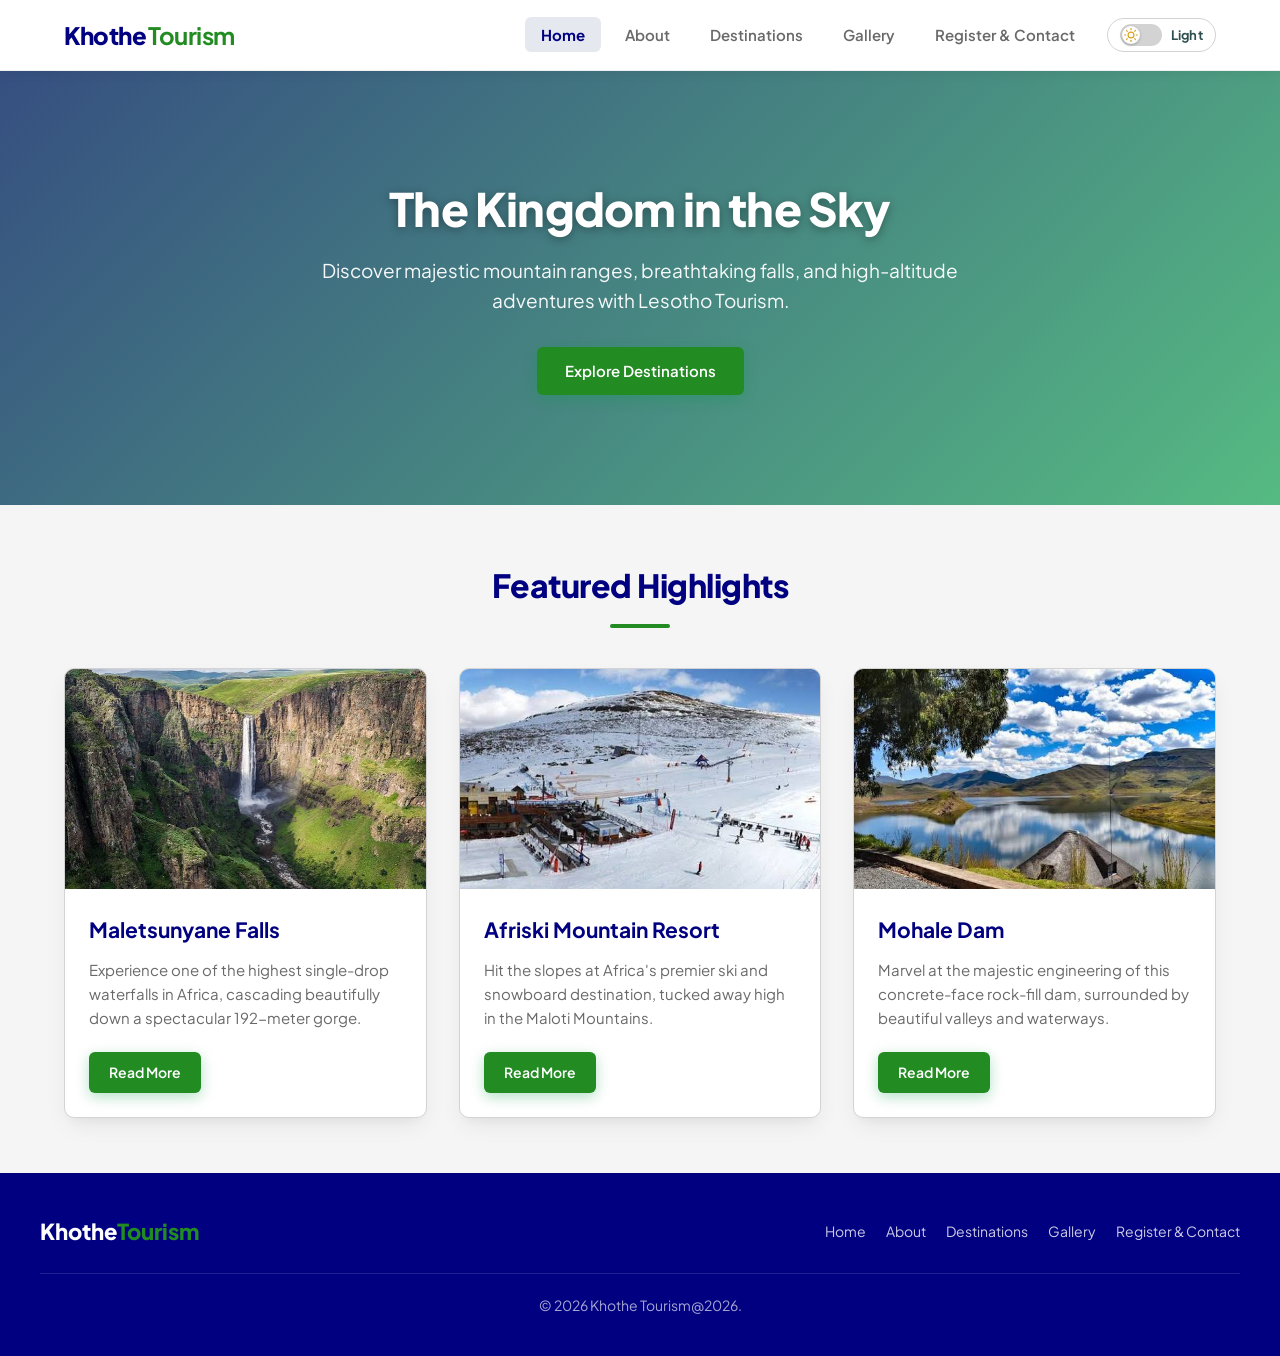
<file: index.html>
<!DOCTYPE html>
<html lang="en">
<head>
    <meta charset="UTF-8">
    <meta name="viewport" content="width=device-width, initial-scale=1.0">
    <title>Khothe Tourism | The Kingdom in the Sky</title>
    <link rel="stylesheet" href="styles.css">
    <script>
        (function() {
            const saved = localStorage.getItem('khothe_theme');
            const prefersDark = window.matchMedia && window.matchMedia('(prefers-color-scheme: dark)').matches;
            const theme = saved || (prefersDark ? 'dark' : 'light');
            document.documentElement.setAttribute('data-theme', theme);
        })();
    </script>
</head>
<body>
    <header>
        <div class="nav-container">
            <a href="index.html" class="logo">Khothe<span>Tourism</span></a>
            <nav>
                <ul>
                    <li><a href="index.html" class="active">Home</a></li>
                    <li><a href="about.html">About</a></li>
                    <li><a href="destinations.html">Destinations</a></li>
                    <li><a href="gallery.html">Gallery</a></li>
                    <li><a href="Register & Contact.html">Register & Contact</a></li>
                </ul>
            </nav>
            <button id="theme-toggle" class="theme-toggle" type="button" aria-label="Switch to dark mode" title="Switch theme">
                <span class="theme-toggle-track" aria-hidden="true">
                    <span class="theme-toggle-thumb">
                        <svg class="theme-icon sun-icon" viewBox="0 0 24 24" width="14" height="14" fill="none" stroke="currentColor" stroke-width="2" stroke-linecap="round" stroke-linejoin="round">
                            <circle cx="12" cy="12" r="5"></circle>
                            <line x1="12" y1="1" x2="12" y2="3"></line>
                            <line x1="12" y1="21" x2="12" y2="23"></line>
                            <line x1="4.22" y1="4.22" x2="5.64" y2="5.64"></line>
                            <line x1="18.36" y1="18.36" x2="19.78" y2="19.78"></line>
                            <line x1="1" y1="12" x2="3" y2="12"></line>
                            <line x1="21" y1="12" x2="23" y2="12"></line>
                            <line x1="4.22" y1="19.78" x2="5.64" y2="18.36"></line>
                            <line x1="18.36" y1="5.64" x2="19.78" y2="4.22"></line>
                        </svg>
                        <svg class="theme-icon moon-icon" viewBox="0 0 24 24" width="14" height="14" fill="currentColor">
                            <path d="M21 12.79A9 9 0 1 1 11.21 3 7 7 0 0 0 21 12.79z"></path>
                        </svg>
                    </span>
                </span>
                <span class="theme-toggle-label">Mode</span>
            </button>
        </div>
    </header>

    <section class="hero">
        <h1>The Kingdom in the Sky</h1>
        <p>Discover majestic mountain ranges, breathtaking falls, and high-altitude adventures with Lesotho Tourism.</p>
        <a href="destinations.html" class="btn">Explore Destinations</a>
    </section>

    <main class="container">
        <h2 class="section-title">Featured Highlights</h2>
        <div class="horizontal-grid">
            <div class="card">
             <img src="maletsunyanefalls1.jfif">
                <div class="card-content">
                    <h3>Maletsunyane Falls</h3>
                    <p>Experience one of the highest single-drop waterfalls in Africa, cascading beautifully down a spectacular 192-meter gorge.</p>
                    <a href="destinations.html" class="btn">Read More</a>
                </div>
            </div>
            <div class="card">
                <img src="afriski.jfif">
                <div class="card-content">
                    <h3>Afriski Mountain Resort</h3>
                    <p>Hit the slopes at Africa's premier ski and snowboard destination, tucked away high in the Maloti Mountains.</p>
                    <a href="destinations.html" class="btn">Read More</a>
                </div>
            </div>
            <div class="card">
                <img src="mohaledam.jfif">
                <div class="card-content">
                    <h3>Mohale Dam</h3>
                    <p>Marvel at the majestic engineering of this concrete-face rock-fill dam, surrounded by beautiful valleys and waterways.</p>
                    <a href="destinations.html" class="btn">Read More</a>
                </div>
            </div>
        </div>
    </main>

    <footer>
        <div class="footer-content">
            <a href="index.html" class="footer-logo">Khothe<span>Tourism</span></a>
            <ul class="footer-links">
                <li><a href="index.html">Home</a></li>
                <li><a href="about.html">About</a></li>
                <li><a href="destinations.html">Destinations</a></li>
                <li><a href="gallery.html">Gallery</a></li>
                <li><a href="Register & Contact.html">Register & Contact</a></li>
            </ul>
        </div>
        <div class="footer-bottom">
            <p>&copy; 2026 Khothe Tourism@2026.</p>
        </div>
    </footer>
    <script src="script.js"></script>
</body>
</html>
</file>
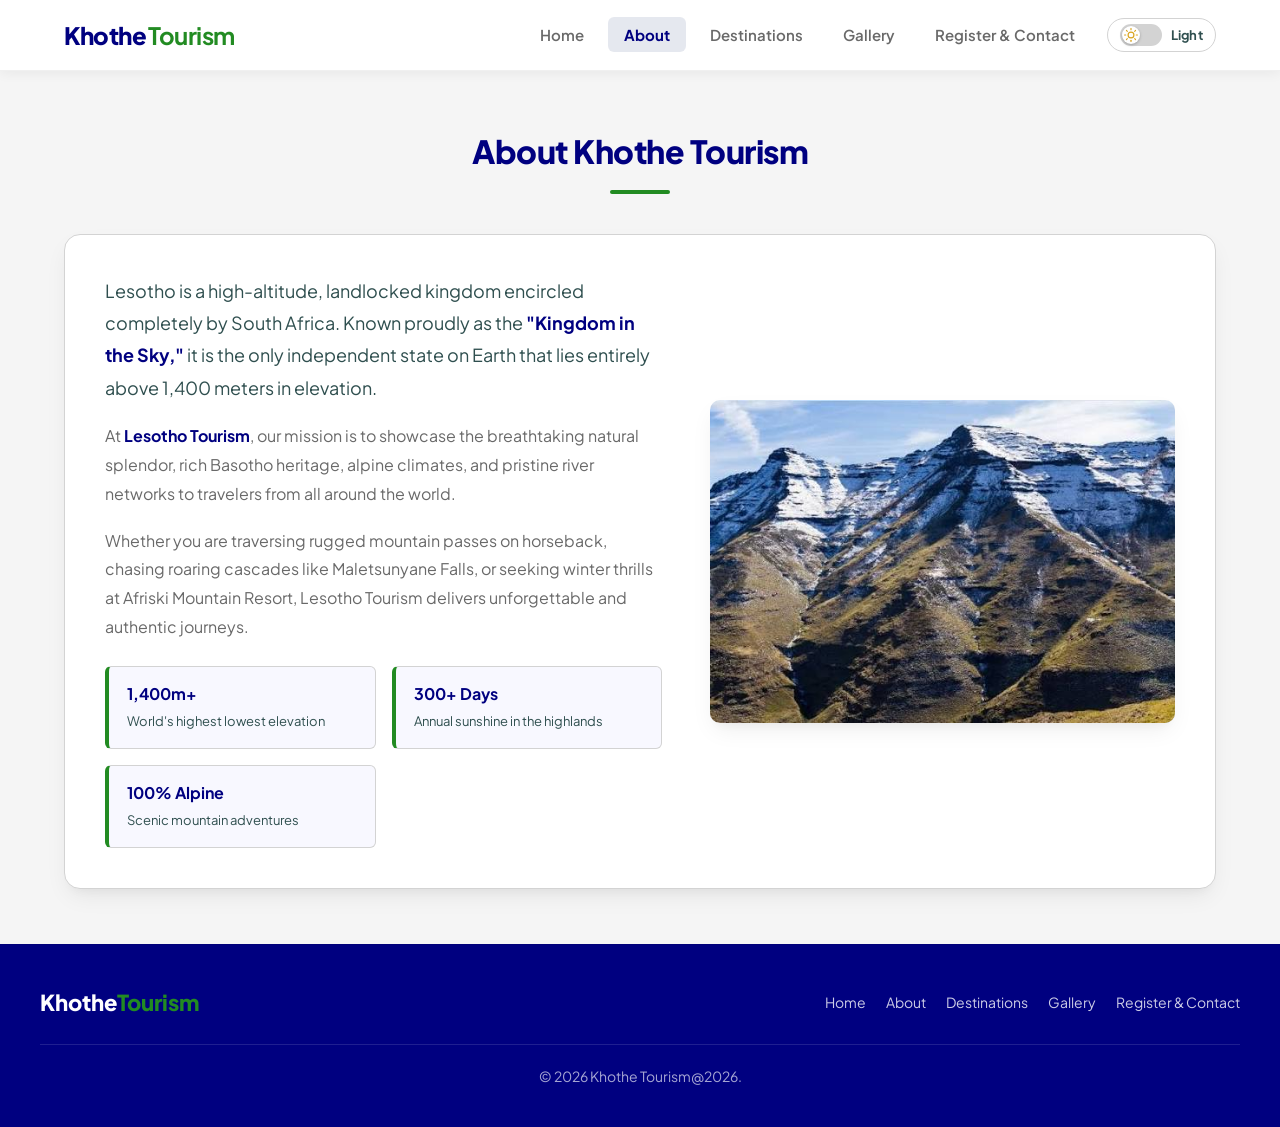
<file: about.html>
<!DOCTYPE html>
<html lang="en">
<head>
    <meta charset="UTF-8">
    <meta name="viewport" content="width=device-width, initial-scale=1.0">
    <title>About Us | Khothe Tourism</title>
    <link rel="stylesheet" href="styles.css">
    <script>
        (function() {
            const saved = localStorage.getItem('khothe_theme');
            const prefersDark = window.matchMedia && window.matchMedia('(prefers-color-scheme: dark)').matches;
            const theme = saved || (prefersDark ? 'dark' : 'light');
            document.documentElement.setAttribute('data-theme', theme);
        })();
    </script>
</head>
<body>
    <header>
        <div class="nav-container">
            <a href="index.html" class="logo">Khothe<span>Tourism</span></a>
            <nav>
                <ul>
                    <li><a href="index.html">Home</a></li>
                    <li><a href="about.html" class="active">About</a></li>
                    <li><a href="destinations.html">Destinations</a></li>
                    <li><a href="gallery.html">Gallery</a></li>
                    <li><a href="Register & Contact.html">Register & Contact</a></li>
                </ul>
            </nav>
            <button id="theme-toggle" class="theme-toggle" type="button" aria-label="Switch to dark mode" title="Switch theme">
                <span class="theme-toggle-track" aria-hidden="true">
                    <span class="theme-toggle-thumb">
                        <svg class="theme-icon sun-icon" viewBox="0 0 24 24" width="14" height="14" fill="none" stroke="currentColor" stroke-width="2" stroke-linecap="round" stroke-linejoin="round">
                            <circle cx="12" cy="12" r="5"></circle>
                            <line x1="12" y1="1" x2="12" y2="3"></line>
                            <line x1="12" y1="21" x2="12" y2="23"></line>
                            <line x1="4.22" y1="4.22" x2="5.64" y2="5.64"></line>
                            <line x1="18.36" y1="18.36" x2="19.78" y2="19.78"></line>
                            <line x1="1" y1="12" x2="3" y2="12"></line>
                            <line x1="21" y1="12" x2="23" y2="12"></line>
                            <line x1="4.22" y1="19.78" x2="5.64" y2="18.36"></line>
                            <line x1="18.36" y1="5.64" x2="19.78" y2="4.22"></line>
                        </svg>
                        <svg class="theme-icon moon-icon" viewBox="0 0 24 24" width="14" height="14" fill="currentColor">
                            <path d="M21 12.79A9 9 0 1 1 11.21 3 7 7 0 0 0 21 12.79z"></path>
                        </svg>
                    </span>
                </span>
                <span class="theme-toggle-label">Mode</span>
            </button>
        </div>
    </header>

    <main class="container">
        <h2 class="section-title">About Khothe Tourism</h2>
        <div class="about-layout">
            <div class="about-text">
                <p>
                    Lesotho is a high-altitude, landlocked kingdom encircled completely by South Africa. Known proudly as the <strong>"Kingdom in the Sky,"</strong> it is the only independent state on Earth that lies entirely above 1,400 meters in elevation.
                </p>
                <p>
                    At <strong>Lesotho Tourism</strong>, our mission is to showcase the breathtaking natural splendor, rich Basotho heritage, alpine climates, and pristine river networks to travelers from all around the world.
                </p>
                <p>
                    Whether you are traversing rugged mountain passes on horseback, chasing roaring cascades like Maletsunyane Falls, or seeking winter thrills at Afriski Mountain Resort, Lesotho Tourism delivers unforgettable and authentic journeys.
                </p>

                <div class="about-features">
                    <div class="feature-box">
                        <h4>1,400m+</h4>
                        <p>World's highest lowest elevation</p>
                    </div>
                    <div class="feature-box">
                        <h4>300+ Days</h4>
                        <p>Annual sunshine in the highlands</p>
                    </div>
                    <div class="feature-box">
                        <h4>100% Alpine</h4>
                        <p>Scenic mountain adventures</p>
                    </div>
                </div>
            </div>
            <div class="about-image">
               <img src="mountain1.jfif">
            </div>
        </div>
    </main>

    <footer>
        <div class="footer-content">
            <a href="index.html" class="footer-logo">Khothe<span>Tourism</span></a>
            <ul class="footer-links">
                <li><a href="index.html">Home</a></li>
                <li><a href="about.html">About</a></li>
                <li><a href="destinations.html">Destinations</a></li>
                <li><a href="gallery.html">Gallery</a></li>
                <li><a href="Register & Contact.html">Register & Contact</a></li>
            </ul>
        </div>
        <div class="footer-bottom">
            <p>&copy; 2026 Khothe Tourism@2026.</p>
        </div>
    </footer>
    <script src="script.js"></script>
</body>
</html>
</file>
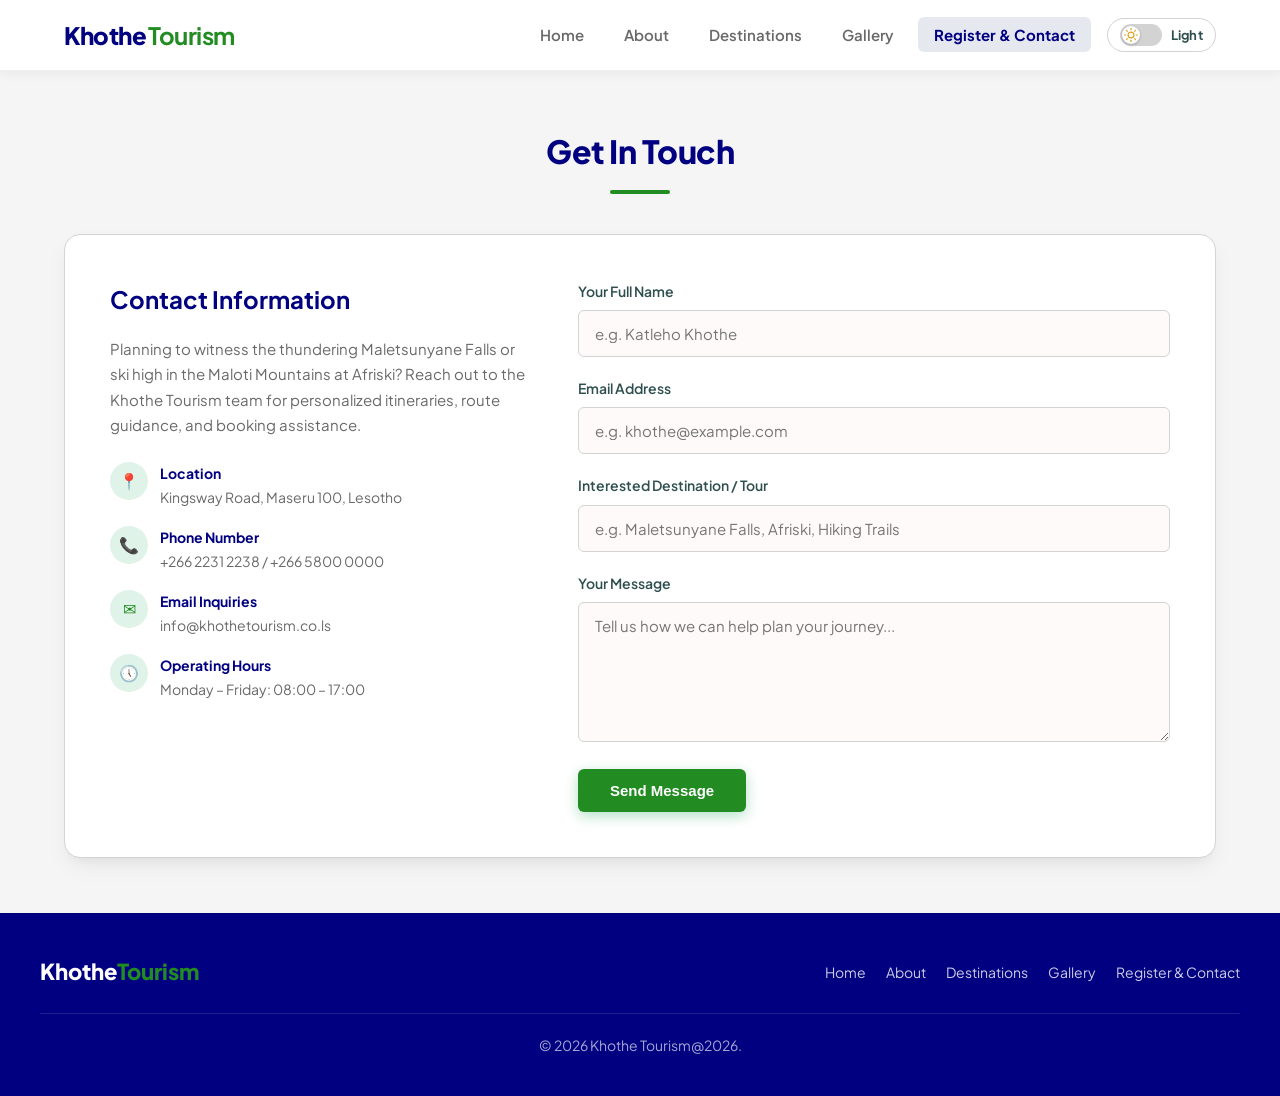
<file: contact.html>
<!DOCTYPE html>
<html lang="en">
<head>
    <meta charset="UTF-8">
    <meta name="viewport" content="width=device-width, initial-scale=1.0">
    <title>Contact Us | Khothe Tourism</title>
    <link rel="stylesheet" href="styles.css">
    <script>
        (function() {
            const saved = localStorage.getItem('khothe_theme');
            const prefersDark = window.matchMedia && window.matchMedia('(prefers-color-scheme: dark)').matches;
            const theme = saved || (prefersDark ? 'dark' : 'light');
            document.documentElement.setAttribute('data-theme', theme);
        })();
    </script>
</head>
<body>
    <header>
        <div class="nav-container">
            <a href="index.html" class="logo">Khothe<span>Tourism</span></a>
            <nav>
                <ul>
                    <li><a href="index.html">Home</a></li>
                    <li><a href="about.html">About</a></li>
                    <li><a href="destinations.html">Destinations</a></li>
                    <li><a href="gallery.html">Gallery</a></li>
                    <li><a href="Register & Contact.html" class="active">Register & Contact</a></li>
                </ul>
            </nav>
            <button id="theme-toggle" class="theme-toggle" type="button" aria-label="Switch to dark mode" title="Switch theme">
                <span class="theme-toggle-track" aria-hidden="true">
                    <span class="theme-toggle-thumb">
                        <svg class="theme-icon sun-icon" viewBox="0 0 24 24" width="14" height="14" fill="none" stroke="currentColor" stroke-width="2" stroke-linecap="round" stroke-linejoin="round">
                            <circle cx="12" cy="12" r="5"></circle>
                            <line x1="12" y1="1" x2="12" y2="3"></line>
                            <line x1="12" y1="21" x2="12" y2="23"></line>
                            <line x1="4.22" y1="4.22" x2="5.64" y2="5.64"></line>
                            <line x1="18.36" y1="18.36" x2="19.78" y2="19.78"></line>
                            <line x1="1" y1="12" x2="3" y2="12"></line>
                            <line x1="21" y1="12" x2="23" y2="12"></line>
                            <line x1="4.22" y1="19.78" x2="5.64" y2="18.36"></line>
                            <line x1="18.36" y1="5.64" x2="19.78" y2="4.22"></line>
                        </svg>
                        <svg class="theme-icon moon-icon" viewBox="0 0 24 24" width="14" height="14" fill="currentColor">
                            <path d="M21 12.79A9 9 0 1 1 11.21 3 7 7 0 0 0 21 12.79z"></path>
                        </svg>
                    </span>
                </span>
                <span class="theme-toggle-label">Mode</span>
            </button>
        </div>
    </header>

    <main class="container">
        <h2 class="section-title">Get In Touch</h2>
        <div class="contact-wrapper">
            <div class="contact-info">
                <h3>Contact Information</h3>
                <p class="contact-intro">
                    Planning to witness the thundering Maletsunyane Falls or ski high in the Maloti Mountains at Afriski? Reach out to the Khothe Tourism team for personalized itineraries, route guidance, and booking assistance.
                </p>

                <div class="contact-details-list">
                    <div class="contact-item">
                        <div class="contact-item-icon">&#128205;</div>
                        <div class="contact-item-text">
                            <strong>Location</strong>
                            <span>Kingsway Road, Maseru 100, Lesotho</span>
                        </div>
                    </div>
                    <div class="contact-item">
                        <div class="contact-item-icon">&#128222;</div>
                        <div class="contact-item-text">
                            <strong>Phone Number</strong>
                            <span>+266 2231 2238 / +266 5800 0000</span>
                        </div>
                    </div>
                    <div class="contact-item">
                        <div class="contact-item-icon">&#9993;</div>
                        <div class="contact-item-text">
                            <strong>Email Inquiries</strong>
                            <span>info@khothetourism.co.ls</span>
                        </div>
                    </div>
                    <div class="contact-item">
                        <div class="contact-item-icon">&#128340;</div>
                        <div class="contact-item-text">
                            <strong>Operating Hours</strong>
                            <span>Monday – Friday: 08:00 – 17:00</span>
                        </div>
                    </div>
                </div>
            </div>

            <div class="contact-form-container">
                <form id="contactForm" action="#" method="POST" onsubmit="event.preventDefault(); alert('Thank you for reaching out to Khothe Tourism! Our travel specialists will contact you shortly.'); this.reset();">
                    <div class="form-group">
                        <label for="name">Your Full Name</label>
                        <input type="text" id="name" name="name" placeholder="e.g. Katleho Khothe" required>
                    </div>
                    <div class="form-group">
                        <label for="email">Email Address</label>
                        <input type="email" id="email" name="email" placeholder="e.g. khothe@example.com" required>
                    </div>
                    <div class="form-group">
                        <label for="destination">Interested Destination / Tour</label>
                        <input type="text" id="destination" name="destination" placeholder="e.g. Maletsunyane Falls, Afriski, Hiking Trails">
                    </div>
                    <div class="form-group">
                        <label for="message">Your Message</label>
                        <textarea id="message" name="message" placeholder="Tell us how we can help plan your journey..." required></textarea>
                    </div>
                    <button type="submit" class="btn-submit">Send Message</button>
                </form>
            </div>
        </div>
    </main>

    <footer>
        <div class="footer-content">
            <a href="index.html" class="footer-logo">Khothe<span>Tourism</span></a>
            <ul class="footer-links">
                <li><a href="index.html">Home</a></li>
                <li><a href="about.html">About</a></li>
                <li><a href="destinations.html">Destinations</a></li>
                <li><a href="gallery.html">Gallery</a></li>
                <li><a href="Register & Contact.html">Register & Contact</a></li>
            </ul>
        </div>
        <div class="footer-bottom">
            <p>&copy; 2026 Khothe Tourism@2026.</p>
        </div>
    </footer>
    <script src="script.js"></script>
</body>
</html>
</file>
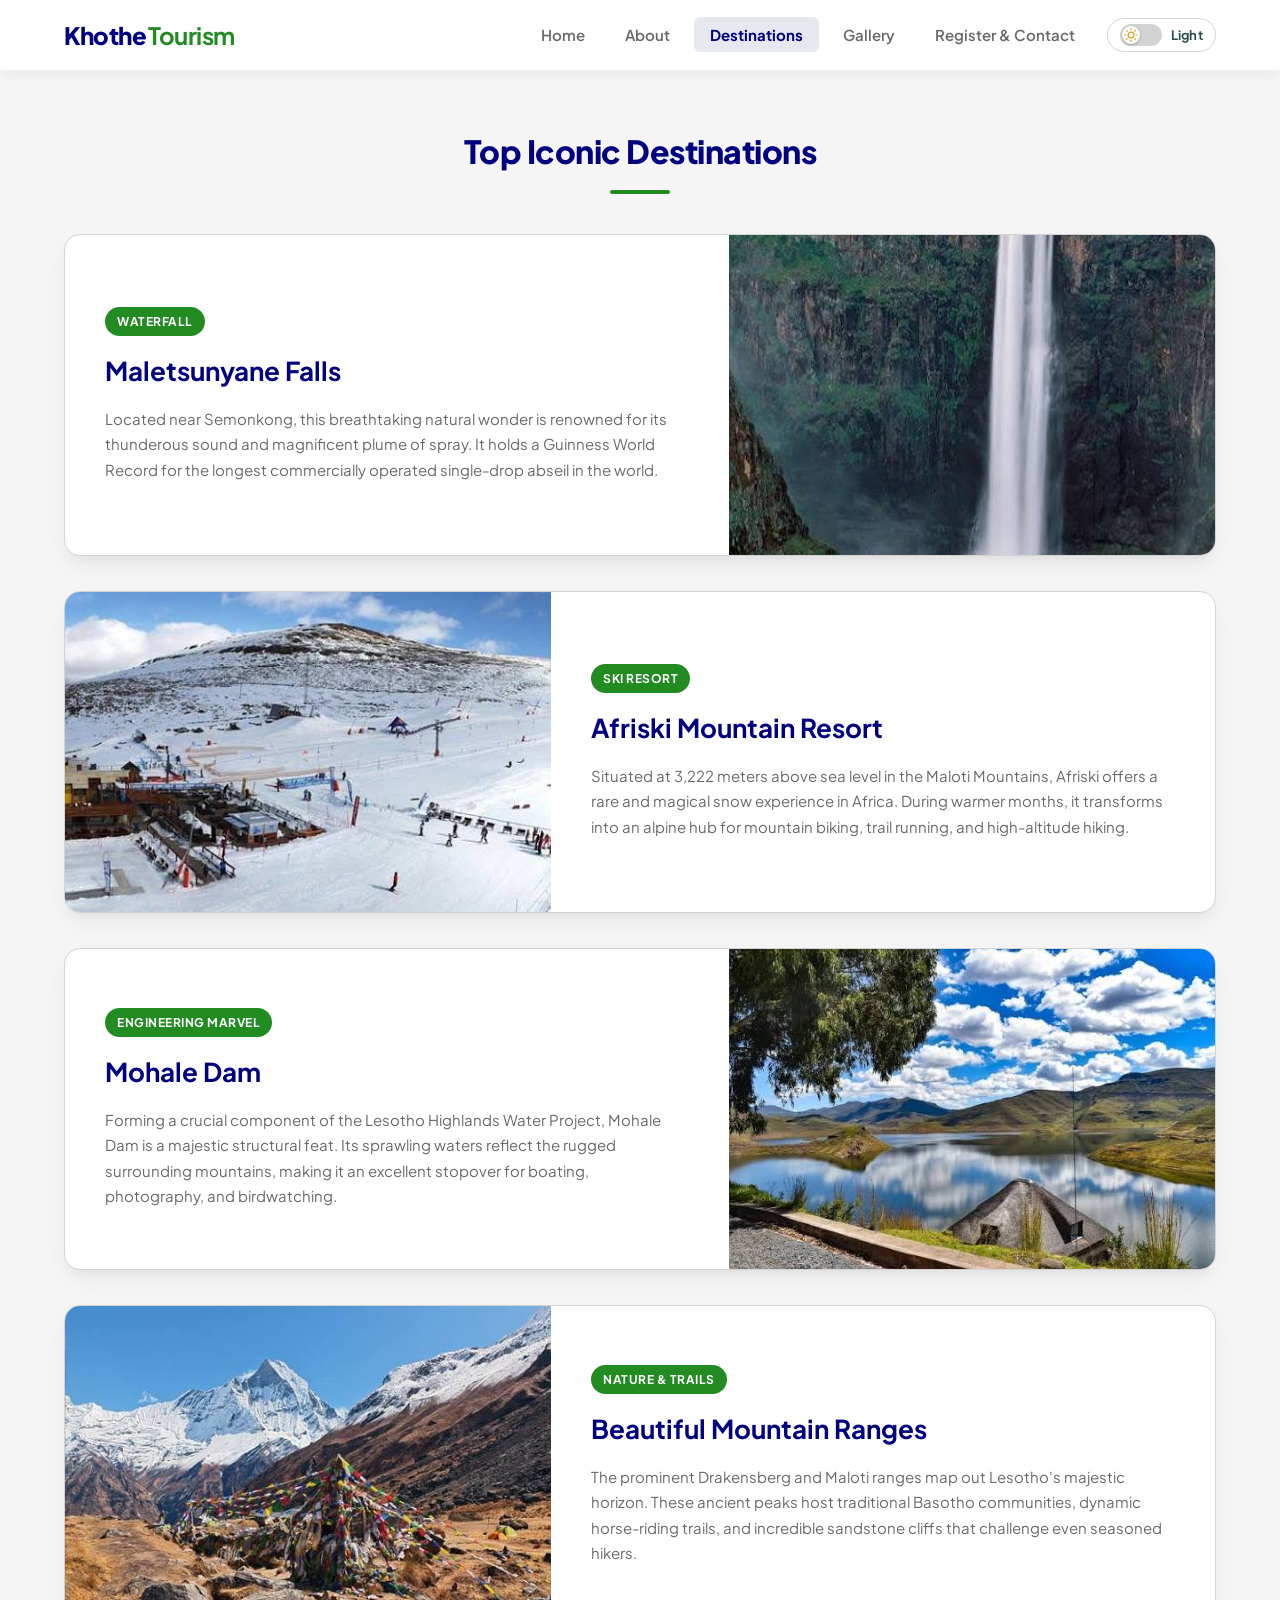
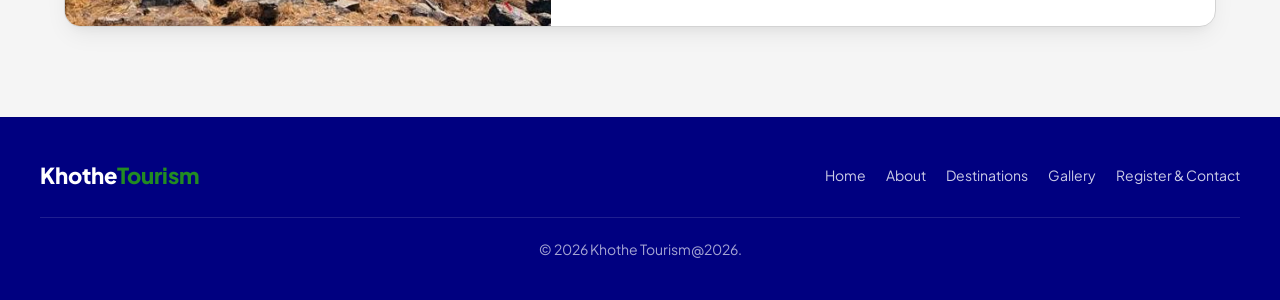
<file: destinations.html>
<!DOCTYPE html>
<html lang="en">
<head>
    <meta charset="UTF-8">
    <meta name="viewport" content="width=device-width, initial-scale=1.0">
    <title>Destinations | Khothe Tourism</title>
    <link rel="stylesheet" href="styles.css">
    <script>
        (function() {
            const saved = localStorage.getItem('khothe_theme');
            const prefersDark = window.matchMedia && window.matchMedia('(prefers-color-scheme: dark)').matches;
            const theme = saved || (prefersDark ? 'dark' : 'light');
            document.documentElement.setAttribute('data-theme', theme);
        })();
    </script>
</head>
<body>
    <header>
        <div class="nav-container">
            <a href="index.html" class="logo">Khothe<span>Tourism</span></a>
            <nav>
                <ul>
                    <li><a href="index.html">Home</a></li>
                    <li><a href="about.html">About</a></li>
                    <li><a href="destinations.html" class="active">Destinations</a></li>
                    <li><a href="gallery.html">Gallery</a></li>
                    <li><a href="Register & Contact.html">Register & Contact</a></li>
                </ul>
            </nav>
            <button id="theme-toggle" class="theme-toggle" type="button" aria-label="Switch to dark mode" title="Switch theme">
                <span class="theme-toggle-track" aria-hidden="true">
                    <span class="theme-toggle-thumb">
                        <svg class="theme-icon sun-icon" viewBox="0 0 24 24" width="14" height="14" fill="none" stroke="currentColor" stroke-width="2" stroke-linecap="round" stroke-linejoin="round">
                            <circle cx="12" cy="12" r="5"></circle>
                            <line x1="12" y1="1" x2="12" y2="3"></line>
                            <line x1="12" y1="21" x2="12" y2="23"></line>
                            <line x1="4.22" y1="4.22" x2="5.64" y2="5.64"></line>
                            <line x1="18.36" y1="18.36" x2="19.78" y2="19.78"></line>
                            <line x1="1" y1="12" x2="3" y2="12"></line>
                            <line x1="21" y1="12" x2="23" y2="12"></line>
                            <line x1="4.22" y1="19.78" x2="5.64" y2="18.36"></line>
                            <line x1="18.36" y1="5.64" x2="19.78" y2="4.22"></line>
                        </svg>
                        <svg class="theme-icon moon-icon" viewBox="0 0 24 24" width="14" height="14" fill="currentColor">
                            <path d="M21 12.79A9 9 0 1 1 11.21 3 7 7 0 0 0 21 12.79z"></path>
                        </svg>
                    </span>
                </span>
                <span class="theme-toggle-label">Mode</span>
            </button>
        </div>
    </header>

    <main class="container">
        <h2 class="section-title">Top Iconic Destinations</h2>

        <div class="destination-row">
            <div class="destination-img" style="background-image: url('maletsunyanefalls2.jfif');"></div>
            <div class="destination-info">
                <span class="tag">Waterfall</span>
                <h3>Maletsunyane Falls</h3>
                <p>Located near Semonkong, this breathtaking natural wonder is renowned for its thunderous sound and magnificent plume of spray. It holds a Guinness World Record for the longest commercially operated single-drop abseil in the world.</p>
            </div>
        </div>

        <div class="destination-row">
            <div class="destination-img" style="background-image: url('afriski.jfif');"></div>
            <div class="destination-info">
                <span class="tag">Ski Resort</span>
                <h3>Afriski Mountain Resort</h3>
                <p>Situated at 3,222 meters above sea level in the Maloti Mountains, Afriski offers a rare and magical snow experience in Africa. During warmer months, it transforms into an alpine hub for mountain biking, trail running, and high-altitude hiking.</p>
            </div>
        </div>

        <div class="destination-row">
            <div class="destination-img" style="background-image: url('mohaledam.jfif');"></div>
            <div class="destination-info">
                <span class="tag">Engineering Marvel</span>
                <h3>Mohale Dam</h3>
                <p>Forming a crucial component of the Lesotho Highlands Water Project, Mohale Dam is a majestic structural feat. Its sprawling waters reflect the rugged surrounding mountains, making it an excellent stopover for boating, photography, and birdwatching.</p>
            </div>
        </div>

        <div class="destination-row">
            <div class="destination-img" style="background-image: url('bmountain.jfif');"></div>
            <div class="destination-info">
                <span class="tag">Nature & Trails</span>
                <h3>Beautiful Mountain Ranges</h3>
                <p>The prominent Drakensberg and Maloti ranges map out Lesotho's majestic horizon. These ancient peaks host traditional Basotho communities, dynamic horse-riding trails, and incredible sandstone cliffs that challenge even seasoned hikers.</p>
            </div>
        </div>
    </main>

    <footer>
        <div class="footer-content">
            <a href="index.html" class="footer-logo">Khothe<span>Tourism</span></a>
            <ul class="footer-links">
                <li><a href="index.html">Home</a></li>
                <li><a href="about.html">About</a></li>
                <li><a href="destinations.html">Destinations</a></li>
                <li><a href="gallery.html">Gallery</a></li>
                <li><a href="Register & Contact.html">Register & Contact</a></li>
            </ul>
        </div>
        <div class="footer-bottom">
            <p>&copy; 2026 Khothe Tourism@2026.</p>
        </div>
    </footer>
    <script src="script.js"></script>
</body>
</html>
</file>
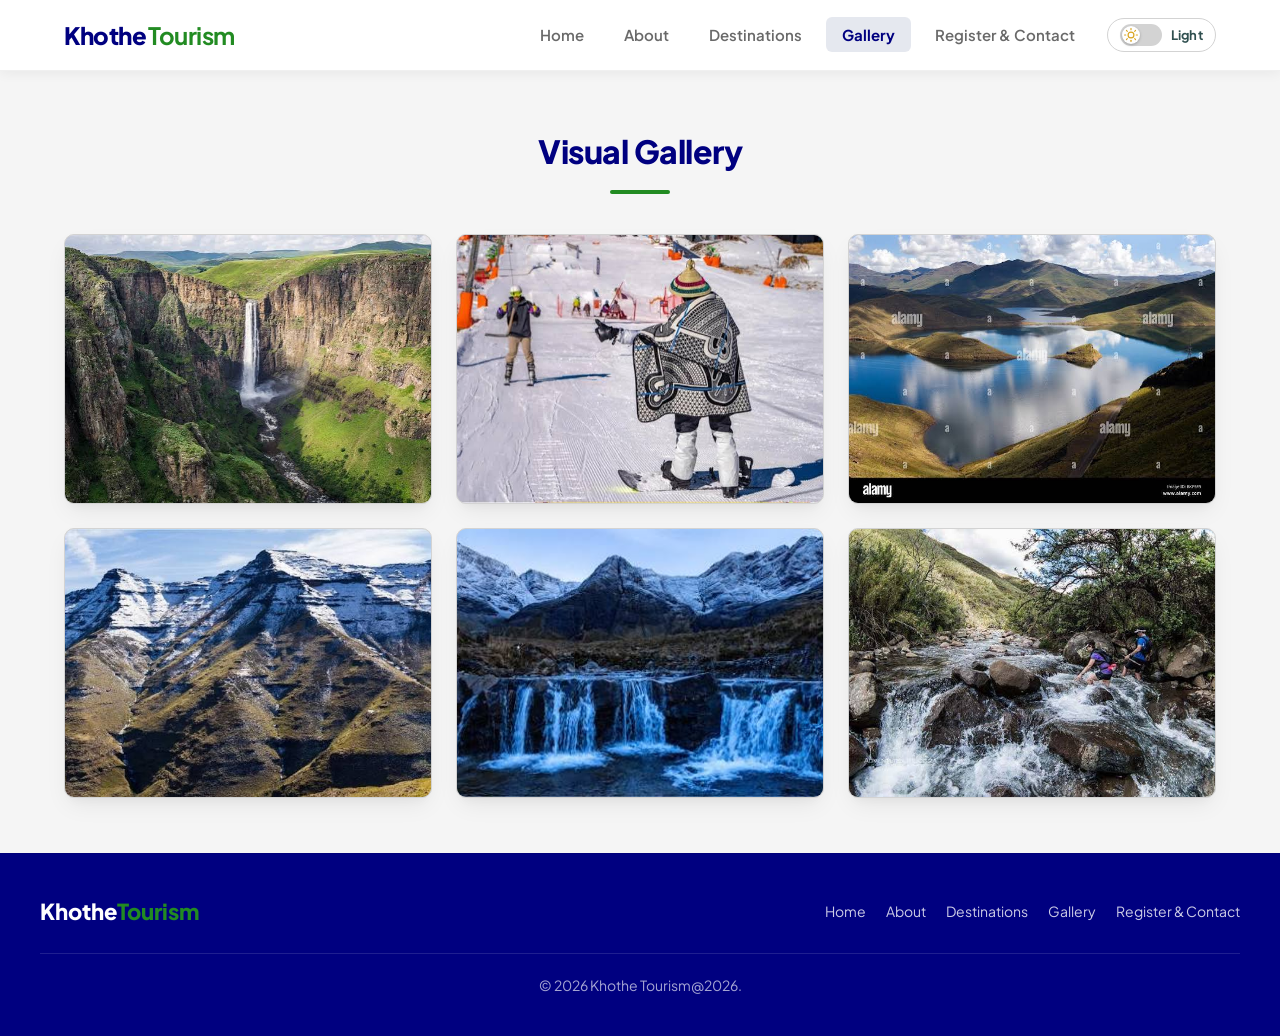
<file: gallery.html>
<!DOCTYPE html>
<html lang="en">
<head>
    <meta charset="UTF-8">
    <meta name="viewport" content="width=device-width, initial-scale=1.0">
    <title>Gallery | Khothe Tourism</title>
    <link rel="stylesheet" href="styles.css">
    <script>
        (function() {
            const saved = localStorage.getItem('khothe_theme');
            const prefersDark = window.matchMedia && window.matchMedia('(prefers-color-scheme: dark)').matches;
            const theme = saved || (prefersDark ? 'dark' : 'light');
            document.documentElement.setAttribute('data-theme', theme);
        })();
    </script>
</head>
<body>
    <header>
        <div class="nav-container">
            <a href="index.html" class="logo">Khothe<span>Tourism</span></a>
            <nav>
                <ul>
                    <li><a href="index.html">Home</a></li>
                    <li><a href="about.html">About</a></li>
                    <li><a href="destinations.html">Destinations</a></li>
                    <li><a href="gallery.html" class="active">Gallery</a></li>
                    <li><a href="Register & Contact.html">Register & Contact</a></li>
                </ul>
            </nav>
            <button id="theme-toggle" class="theme-toggle" type="button" aria-label="Switch to dark mode" title="Switch theme">
                <span class="theme-toggle-track" aria-hidden="true">
                    <span class="theme-toggle-thumb">
                        <svg class="theme-icon sun-icon" viewBox="0 0 24 24" width="14" height="14" fill="none" stroke="currentColor" stroke-width="2" stroke-linecap="round" stroke-linejoin="round">
                            <circle cx="12" cy="12" r="5"></circle>
                            <line x1="12" y1="1" x2="12" y2="3"></line>
                            <line x1="12" y1="21" x2="12" y2="23"></line>
                            <line x1="4.22" y1="4.22" x2="5.64" y2="5.64"></line>
                            <line x1="18.36" y1="18.36" x2="19.78" y2="19.78"></line>
                            <line x1="1" y1="12" x2="3" y2="12"></line>
                            <line x1="21" y1="12" x2="23" y2="12"></line>
                            <line x1="4.22" y1="19.78" x2="5.64" y2="18.36"></line>
                            <line x1="18.36" y1="5.64" x2="19.78" y2="4.22"></line>
                        </svg>
                        <svg class="theme-icon moon-icon" viewBox="0 0 24 24" width="14" height="14" fill="currentColor">
                            <path d="M21 12.79A9 9 0 1 1 11.21 3 7 7 0 0 0 21 12.79z"></path>
                        </svg>
                    </span>
                </span>
                <span class="theme-toggle-label">Mode</span>
            </button>
        </div>
    </header>

    <main class="container">
        <h2 class="section-title">Visual Gallery</h2>
        <div class="gallery-grid">
            <div class="gallery-item">
                <img src="maletsunyanefalls1.jfif">
                <div class="gallery-overlay">Maletsunyane Falls Gorge</div>
            </div>
            <div class="gallery-item">
                <img src="afriskislopes.jfif">
                <div class="gallery-overlay">Winter Slopes at Afriski</div>
            </div>
            <div class="gallery-item">
                <img src="mhighlands.jfif">
                <div class="gallery-overlay">Mohale Highlands & Dam</div>
            </div>
            <div class="gallery-item">
                <img src="mountain1.jfif">
                <div class="gallery-overlay">Beautiful Maloti Mountain Ranges</div>
            </div>
            <div class="gallery-item">
                <img src="scenichighland.jfif">
                <div class="gallery-overlay">Scenic Highland Valleys</div>
            </div>
            <div class="gallery-item">
                <img src="crystalstream.jfif">
                <div class="gallery-overlay">Crystal Streams of Lesotho</div>
            </div>
        </div>
    </main>

    <footer>
        <div class="footer-content">
            <a href="index.html" class="footer-logo">Khothe<span>Tourism</span></a>
            <ul class="footer-links">
                <li><a href="index.html">Home</a></li>
                <li><a href="about.html">About</a></li>
                <li><a href="destinations.html">Destinations</a></li>
                <li><a href="gallery.html">Gallery</a></li>
                <li><a href="Register & Contact.html">Register & Contact</a></li>
            </ul>
        </div>
        <div class="footer-bottom">
            <p>&copy; 2026 Khothe Tourism@2026.</p>
        </div>
    </footer>
    <script src="script.js"></script>
</body>
</html>
</file>
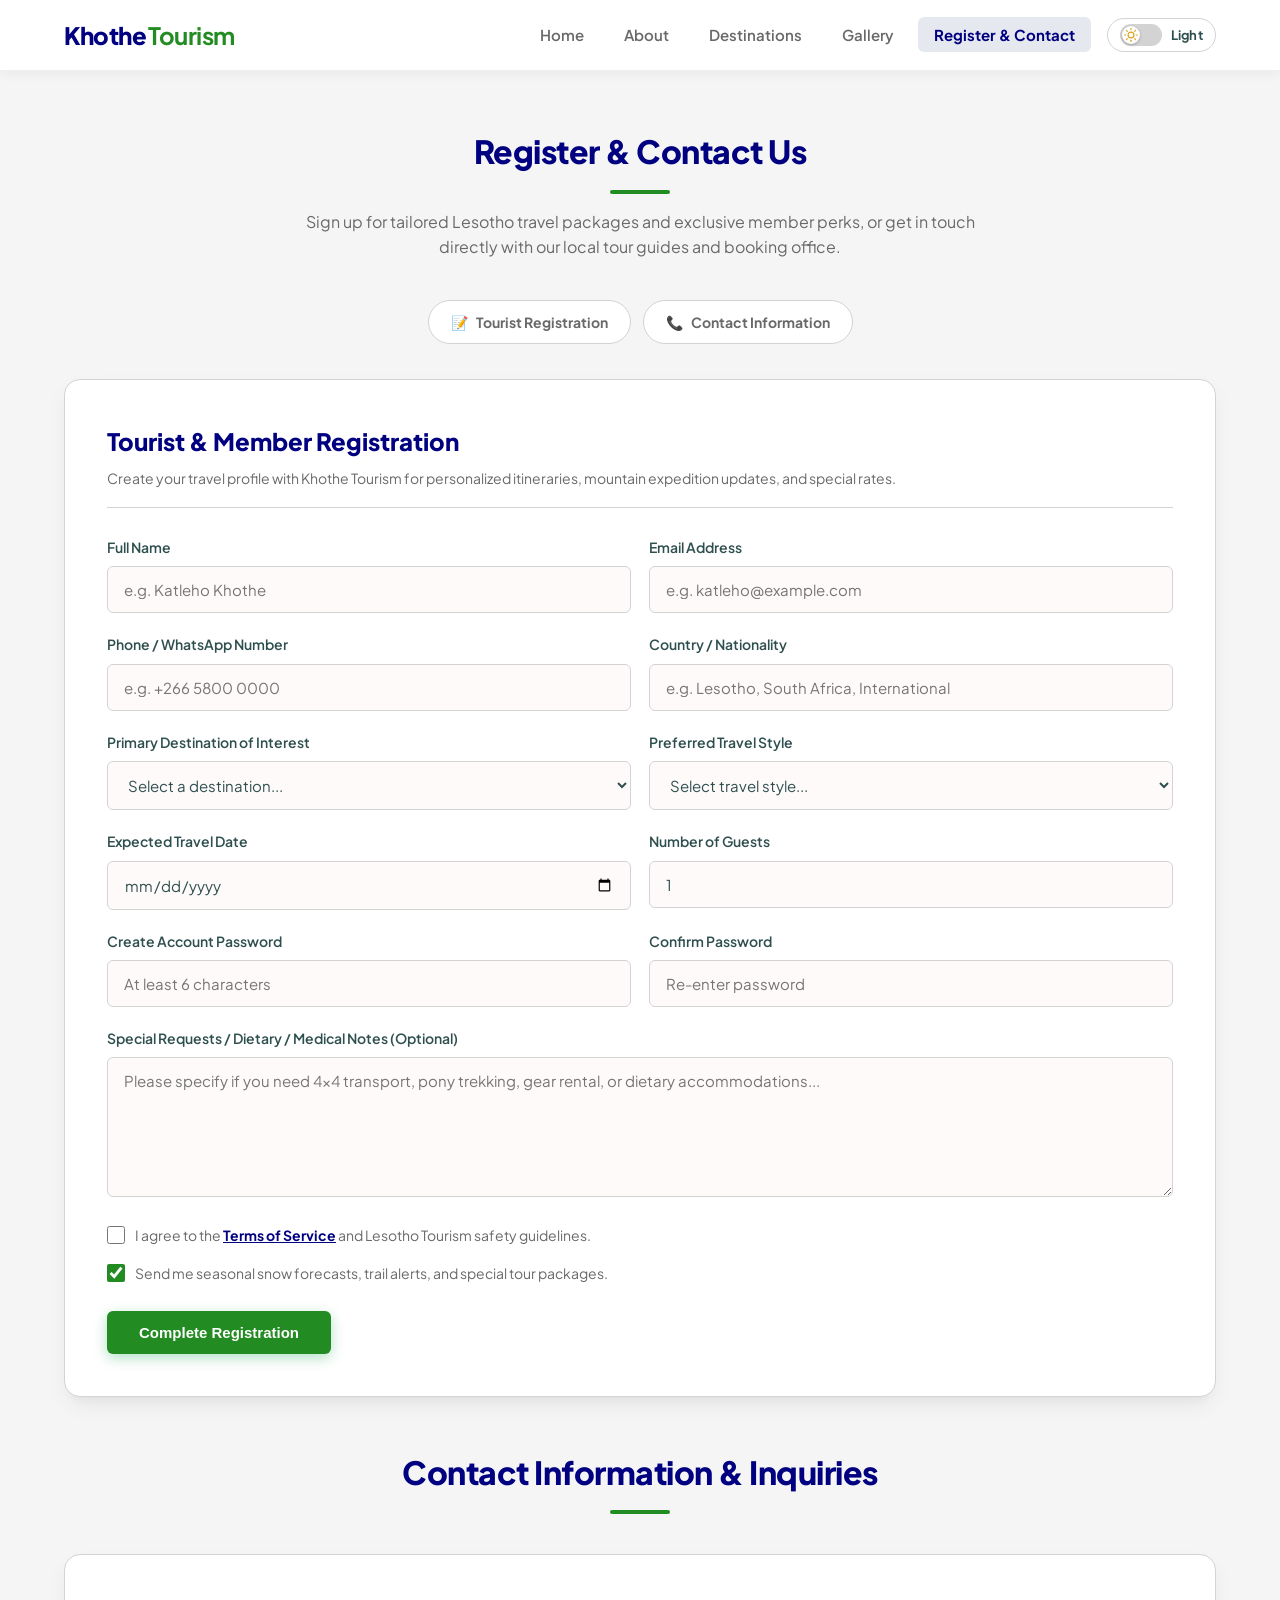
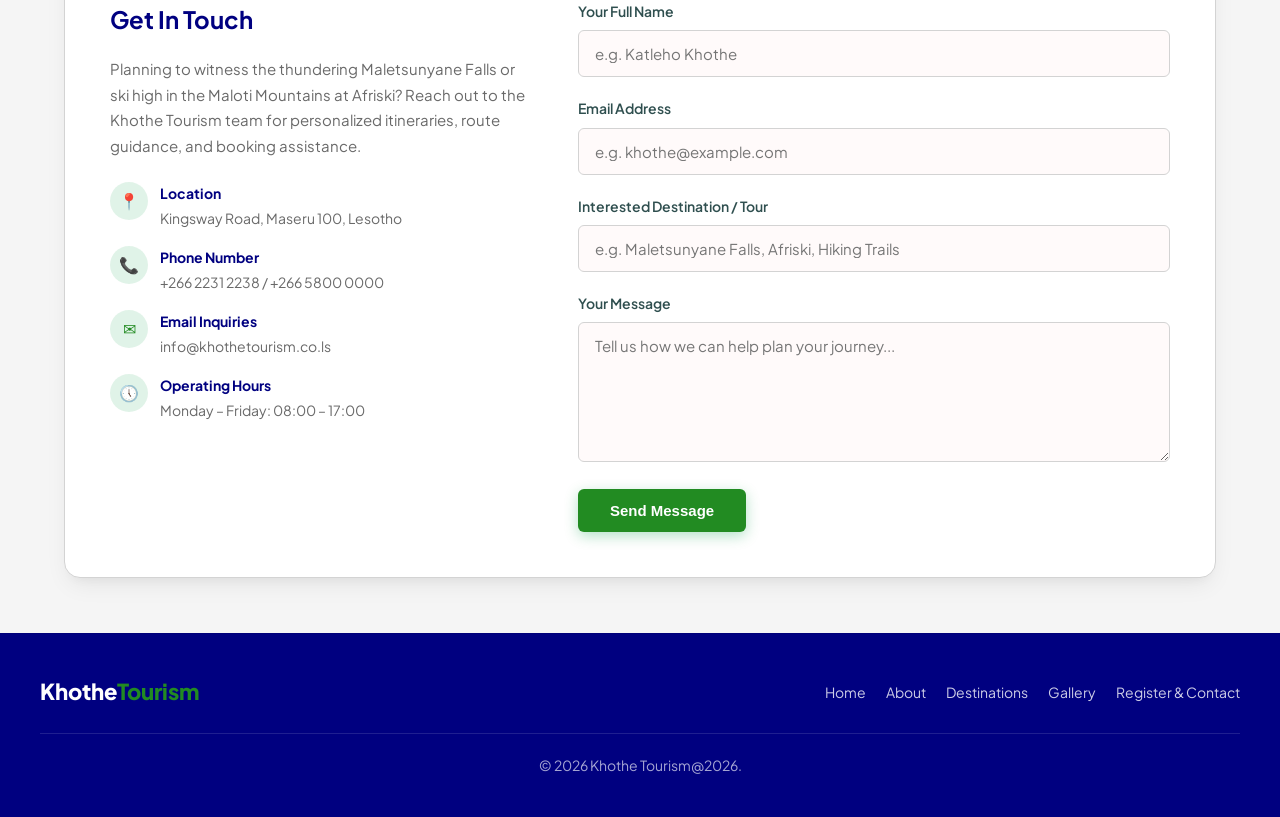
<file: Register & Contact.html>
<!DOCTYPE html>
<html lang="en">
<head>
    <meta charset="UTF-8">
    <meta name="viewport" content="width=device-width, initial-scale=1.0">
    <title>Register & Contact | Khothe Tourism</title>
    <link rel="stylesheet" href="styles.css">
    <script>
        (function() {
            const saved = localStorage.getItem('khothe_theme');
            const prefersDark = window.matchMedia && window.matchMedia('(prefers-color-scheme: dark)').matches;
            const theme = saved || (prefersDark ? 'dark' : 'light');
            document.documentElement.setAttribute('data-theme', theme);
        })();
    </script>
</head>
<body>
    <header>
        <div class="nav-container">
            <a href="index.html" class="logo">Khothe<span>Tourism</span></a>
            <nav>
                <ul>
                    <li><a href="index.html">Home</a></li>
                    <li><a href="about.html">About</a></li>
                    <li><a href="destinations.html">Destinations</a></li>
                    <li><a href="gallery.html">Gallery</a></li>
                    <li><a href="Register & Contact.html" class="active">Register & Contact</a></li>
                </ul>
            </nav>
            <button id="theme-toggle" class="theme-toggle" type="button" aria-label="Switch to dark mode" title="Switch theme">
                <span class="theme-toggle-track" aria-hidden="true">
                    <span class="theme-toggle-thumb">
                        <svg class="theme-icon sun-icon" viewBox="0 0 24 24" width="14" height="14" fill="none" stroke="currentColor" stroke-width="2" stroke-linecap="round" stroke-linejoin="round">
                            <circle cx="12" cy="12" r="5"></circle>
                            <line x1="12" y1="1" x2="12" y2="3"></line>
                            <line x1="12" y1="21" x2="12" y2="23"></line>
                            <line x1="4.22" y1="4.22" x2="5.64" y2="5.64"></line>
                            <line x1="18.36" y1="18.36" x2="19.78" y2="19.78"></line>
                            <line x1="1" y1="12" x2="3" y2="12"></line>
                            <line x1="21" y1="12" x2="23" y2="12"></line>
                            <line x1="4.22" y1="19.78" x2="5.64" y2="18.36"></line>
                            <line x1="18.36" y1="5.64" x2="19.78" y2="4.22"></line>
                        </svg>
                        <svg class="theme-icon moon-icon" viewBox="0 0 24 24" width="14" height="14" fill="currentColor">
                            <path d="M21 12.79A9 9 0 1 1 11.21 3 7 7 0 0 0 21 12.79z"></path>
                        </svg>
                    </span>
                </span>
                <span class="theme-toggle-label">Mode</span>
            </button>
        </div>
    </header>

    <main class="container">
        <h2 class="section-title">Register & Contact Us</h2>
        <p class="section-subtitle">
            Sign up for tailored Lesotho travel packages and exclusive member perks, or get in touch directly with our local tour guides and booking office.
        </p>

        <!-- Quick Jump Navigation Pills -->
        <div class="page-tabs">
            <a href="#registration-section" class="tab-pill">
                <span>&#128221;</span> Tourist Registration
            </a>
            <a href="#contact-section" class="tab-pill">
                <span>&#128222;</span> Contact Information
            </a>
        </div>

        <!-- ==========================================================================
             Section 1: Tourist Registration Form
             ========================================================================== -->
        <section id="registration-section" class="form-card">
            <div class="form-card-header">
                <h3>Tourist & Member Registration</h3>
                <p>Create your travel profile with Khothe Tourism for personalized itineraries, mountain expedition updates, and special rates.</p>
            </div>

            <form id="registrationForm" action="#" method="POST" onsubmit="event.preventDefault(); alert('Congratulations! Your Khothe Tourism registration has been submitted successfully. A travel coordinator will reach out to you.'); this.reset();">
                <div class="form-row">
                    <div class="form-group">
                        <label for="reg-fullname">Full Name</label>
                        <input type="text" id="reg-fullname" name="fullname" placeholder="e.g. Katleho Khothe" required>
                    </div>
                    <div class="form-group">
                        <label for="reg-email">Email Address</label>
                        <input type="email" id="reg-email" name="email" placeholder="e.g. katleho@example.com" required>
                    </div>
                </div>

                <div class="form-row">
                    <div class="form-group">
                        <label for="reg-phone">Phone / WhatsApp Number</label>
                        <input type="tel" id="reg-phone" name="phone" placeholder="e.g. +266 5800 0000" required>
                    </div>
                    <div class="form-group">
                        <label for="reg-country">Country / Nationality</label>
                        <input type="text" id="reg-country" name="country" placeholder="e.g. Lesotho, South Africa, International" required>
                    </div>
                </div>

                <div class="form-row">
                    <div class="form-group">
                        <label for="reg-destination">Primary Destination of Interest</label>
                        <select id="reg-destination" name="destination" required>
                            <option value="" disabled selected>Select a destination...</option>
                            <option value="Maletsunyane Falls">Maletsunyane Falls (Semonkong)</option>
                            <option value="Afriski Mountain Resort">Afriski Mountain Resort (Maloti)</option>
                            <option value="Mohale Dam">Mohale Dam (Highlands Water Project)</option>
                            <option value="Katse Dam">Katse Dam & Botanical Gardens</option>
                            <option value="Thaba Bosiu">Thaba Bosiu Cultural Village</option>
                            <option value="Sani Pass">Sani Pass & Drakensberg Escarpment</option>
                            <option value="Other">Custom Lesotho Tour</option>
                        </select>
                    </div>
                    <div class="form-group">
                        <label for="reg-travel-style">Preferred Travel Style</label>
                        <select id="reg-travel-style" name="travel_style" required>
                            <option value="" disabled selected>Select travel style...</option>
                            <option value="Solo Explorer">Solo Explorer</option>
                            <option value="Couples Getaway">Couples Getaway</option>
                            <option value="Family Vacation">Family Vacation</option>
                            <option value="Hiking & Backpacking">Rugged Hiking & Backpacking</option>
                            <option value="Winter Snow & Skiing">Winter Snow & Skiing</option>
                            <option value="Group / Educational">Group / Educational Tour</option>
                        </select>
                    </div>
                </div>

                <div class="form-row">
                    <div class="form-group">
                        <label for="reg-travel-date">Expected Travel Date</label>
                        <input type="date" id="reg-travel-date" name="travel_date">
                    </div>
                    <div class="form-group">
                        <label for="reg-guests">Number of Guests</label>
                        <input type="number" id="reg-guests" name="guests" min="1" max="50" placeholder="1" value="1">
                    </div>
                </div>

                <div class="form-row">
                    <div class="form-group">
                        <label for="reg-password">Create Account Password</label>
                        <input type="password" id="reg-password" name="password" placeholder="At least 6 characters" required>
                    </div>
                    <div class="form-group">
                        <label for="reg-confirm-password">Confirm Password</label>
                        <input type="password" id="reg-confirm-password" name="confirm_password" placeholder="Re-enter password" required>
                    </div>
                </div>

                <div class="form-group">
                    <label for="reg-notes">Special Requests / Dietary / Medical Notes (Optional)</label>
                    <textarea id="reg-notes" name="notes" placeholder="Please specify if you need 4x4 transport, pony trekking, gear rental, or dietary accommodations..."></textarea>
                </div>

                <label class="form-checkbox">
                    <input type="checkbox" id="reg-terms" required>
                    <span>I agree to the <a href="#" style="color: var(--primary-color); font-weight: 700;">Terms of Service</a> and Lesotho Tourism safety guidelines.</span>
                </label>

                <label class="form-checkbox">
                    <input type="checkbox" id="reg-newsletter" checked>
                    <span>Send me seasonal snow forecasts, trail alerts, and special tour packages.</span>
                </label>

                <button type="submit" class="btn-submit" style="margin-top: 10px;">Complete Registration</button>
            </form>
        </section>

        <!-- ==========================================================================
             Section 2: Contact Information & Direct Inquiries
             ========================================================================== -->
        <section id="contact-section">
            <h2 class="section-title" style="margin-top: 50px;">Contact Information & Inquiries</h2>
            <div class="contact-wrapper">
                <div class="contact-info">
                    <h3>Get In Touch</h3>
                    <p class="contact-intro">
                        Planning to witness the thundering Maletsunyane Falls or ski high in the Maloti Mountains at Afriski? Reach out to the Khothe Tourism team for personalized itineraries, route guidance, and booking assistance.
                    </p>

                    <div class="contact-details-list">
                        <div class="contact-item">
                            <div class="contact-item-icon">&#128205;</div>
                            <div class="contact-item-text">
                                <strong>Location</strong>
                                <span>Kingsway Road, Maseru 100, Lesotho</span>
                            </div>
                        </div>
                        <div class="contact-item">
                            <div class="contact-item-icon">&#128222;</div>
                            <div class="contact-item-text">
                                <strong>Phone Number</strong>
                                <span>+266 2231 2238 / +266 5800 0000</span>
                            </div>
                        </div>
                        <div class="contact-item">
                            <div class="contact-item-icon">&#9993;</div>
                            <div class="contact-item-text">
                                <strong>Email Inquiries</strong>
                                <span>info@khothetourism.co.ls</span>
                            </div>
                        </div>
                        <div class="contact-item">
                            <div class="contact-item-icon">&#128340;</div>
                            <div class="contact-item-text">
                                <strong>Operating Hours</strong>
                                <span>Monday – Friday: 08:00 – 17:00</span>
                            </div>
                        </div>
                    </div>
                </div>

                <div class="contact-form-container">
                    <form id="contactForm" action="#" method="POST" onsubmit="event.preventDefault(); alert('Thank you for reaching out to Khothe Tourism! Our travel specialists will contact you shortly.'); this.reset();">
                        <div class="form-group">
                            <label for="contact-name">Your Full Name</label>
                            <input type="text" id="contact-name" name="name" placeholder="e.g. Katleho Khothe" required>
                        </div>
                        <div class="form-group">
                            <label for="contact-email">Email Address</label>
                            <input type="email" id="contact-email" name="email" placeholder="e.g. khothe@example.com" required>
                        </div>
                        <div class="form-group">
                            <label for="contact-destination">Interested Destination / Tour</label>
                            <input type="text" id="contact-destination" name="destination" placeholder="e.g. Maletsunyane Falls, Afriski, Hiking Trails">
                        </div>
                        <div class="form-group">
                            <label for="contact-message">Your Message</label>
                            <textarea id="contact-message" name="message" placeholder="Tell us how we can help plan your journey..." required></textarea>
                        </div>
                        <button type="submit" class="btn-submit">Send Message</button>
                    </form>
                </div>
            </div>
        </section>
    </main>

    <footer>
        <div class="footer-content">
            <a href="index.html" class="footer-logo">Khothe<span>Tourism</span></a>
            <ul class="footer-links">
                <li><a href="index.html">Home</a></li>
                <li><a href="about.html">About</a></li>
                <li><a href="destinations.html">Destinations</a></li>
                <li><a href="gallery.html">Gallery</a></li>
                <li><a href="Register & Contact.html">Register & Contact</a></li>
            </ul>
        </div>
        <div class="footer-bottom">
            <p>&copy; 2026 Khothe Tourism@2026.</p>
        </div>
    </footer>
    <script src="script.js"></script>
</body>
</html>
</file>
<file: styles.css>
@import url('https://fonts.googleapis.com/css2?family=Plus+Jakarta+Sans:wght@400;500;600;700;800&display=swap');

:root {
    --primary-color: navy;
    --primary-light: royalblue;
    --primary-dark: midnightblue;
    --secondary-color: forestgreen;
    --secondary-hover: darkgreen;
    --accent-color: goldenrod;
    --text-dark: darkslategray;
    --text-muted: dimgray;
    --bg-light: whitesmoke;
    --white: white;
    --border-color: lightgray;
    --card-shadow: 0 10px 25px -5px rgba(0, 0, 0, 0.08), 0 8px 10px -6px rgba(0, 0, 0, 0.04);
    --card-hover-shadow: 0 20px 30px -10px rgba(0, 32, 96, 0.18);
    --footer-bg: navy;
    --feature-box-bg: ghostwhite;
    --input-bg: snow;
    --gallery-item-bg: lightgray;
    --header-border: rgba(0, 0, 0, 0.06);
    --nav-hover-bg: rgba(0, 32, 96, 0.06);
    --nav-active-bg: rgba(0, 32, 96, 0.1);
    --transition: all 0.3s cubic-bezier(0.4, 0, 0.2, 1);
    --radius-sm: 6px;
    --radius-md: 10px;
    --radius-lg: 16px;
}

[data-theme="dark"] {
    --primary-color: deepskyblue;
    --primary-light: lightskyblue;
    --primary-dark: dodgerblue;
    --secondary-color: limegreen;
    --secondary-hover: seagreen;
    --accent-color: gold;
    --text-dark: ghostwhite;
    --text-muted: #a3a3a3;
    --bg-light: black;
    --white: #111111;
    --border-color: #262626;
    --card-shadow: 0 10px 25px -5px rgba(0, 0, 0, 0.5), 0 8px 10px -6px rgba(0, 0, 0, 0.4);
    --card-hover-shadow: 0 20px 30px -10px rgba(0, 0, 0, 0.95);
    --footer-bg: black;
    --feature-box-bg: #161616;
    --input-bg: #0d0d0d;
    --gallery-item-bg: #161616;
    --header-border: #222222;
    --nav-hover-bg: rgba(56, 189, 248, 0.12);
    --nav-active-bg: rgba(56, 189, 248, 0.2);
}

@media (prefers-color-scheme: dark) {
    :root:not([data-theme="light"]) {
        --primary-color: deepskyblue;
        --primary-light: lightskyblue;
        --primary-dark: dodgerblue;
        --secondary-color: limegreen;
        --secondary-hover: seagreen;
        --accent-color: gold;
        --text-dark: ghostwhite;
        --text-muted: #a3a3a3;
        --bg-light: black;
        --white: #111111;
        --border-color: #262626;
        --card-shadow: 0 10px 25px -5px rgba(0, 0, 0, 0.5), 0 8px 10px -6px rgba(0, 0, 0, 0.4);
        --card-hover-shadow: 0 20px 30px -10px rgba(0, 0, 0, 0.95);
        --footer-bg: black;
        --feature-box-bg: #161616;
        --input-bg: #0d0d0d;
        --gallery-item-bg: #161616;
        --header-border: #222222;
        --nav-hover-bg: rgba(56, 189, 248, 0.12);
        --nav-active-bg: rgba(56, 189, 248, 0.2);
    }
}

html.theme-transitioning,
html.theme-transitioning *,
html.theme-transitioning *::before,
html.theme-transitioning *::after {
    transition: background-color 0.3s ease, color 0.3s ease, border-color 0.3s ease, box-shadow 0.3s ease !important;
    transition-delay: 0s !important;
}

*, *::before, *::after {
    margin: 0;
    padding: 0;
    box-sizing: border-box;
}

html {
    scroll-behavior: smooth;
}

body {
    font-family: 'Plus Jakarta Sans', -apple-system, BlinkMacSystemFont, "Segoe UI", Roboto, Helvetica, Arial, sans-serif;
    background-color: var(--bg-light);
    color: var(--text-dark);
    line-height: 1.6;
    min-height: 100vh;
    display: flex;
    flex-direction: column;
}

header {
    background-color: var(--white);
    box-shadow: 0 2px 12px rgba(0, 0, 0, 0.06);
    border-bottom: 1px solid var(--header-border);
    position: sticky;
    top: 0;
    z-index: 1000;
}

.nav-container {
    max-width: 1200px;
    margin: 0 auto;
    padding: 16px 24px;
    display: flex;
    justify-content: space-between;
    align-items: center;
    gap: 16px;
}

.logo {
    font-size: 24px;
    font-weight: 800;
    color: var(--primary-color);
    text-decoration: none;
    letter-spacing: -0.5px;
    display: inline-flex;
    align-items: center;
    gap: 2px;
    transition: var(--transition);
    white-space: nowrap;
}

.logo span {
    color: var(--secondary-color);
    font-weight: 700;
}

.logo:hover {
    transform: translateY(-1px);
}

nav {
    margin-left: auto;
}

nav ul {
    display: flex;
    align-items: center;
    list-style: none;
    gap: 8px;
}

nav ul li a {
    text-decoration: none;
    color: var(--text-muted);
    font-weight: 600;
    font-size: 15px;
    padding: 8px 16px;
    border-radius: var(--radius-sm);
    transition: var(--transition);
}

nav ul li a:hover {
    color: var(--primary-color);
    background-color: var(--nav-hover-bg);
}

nav ul li a.active {
    color: var(--primary-color);
    background-color: var(--nav-active-bg);
    font-weight: 700;
}


.theme-toggle {
    display: inline-flex;
    align-items: center;
    gap: 9px;
    background: transparent;
    border: 1.5px solid var(--border-color);
    padding: 5px 12px;
    border-radius: 9999px;
    cursor: pointer;
    color: var(--text-dark);
    font-family: inherit;
    font-size: 13px;
    font-weight: 700;
    transition: var(--transition);
    user-select: none;
    -webkit-tap-highlight-color: transparent;
    outline: none;
    flex-shrink: 0;
}

.theme-toggle:hover {
    border-color: var(--primary-color);
    background-color: var(--nav-hover-bg);
    transform: translateY(-1px);
}

.theme-toggle:focus-visible {
    outline: 2px solid var(--primary-color);
    outline-offset: 2px;
}

.theme-toggle-track {
    position: relative;
    width: 42px;
    height: 22px;
    background-color: lightgray;
    border-radius: 9999px;
    display: flex;
    align-items: center;
    padding: 2px;
    transition: background-color 0.25s ease;
}

[data-theme="dark"] .theme-toggle-track {
    background-color: #262626;
}

.theme-toggle-thumb {
    width: 18px;
    height: 18px;
    border-radius: 50%;
    background-color: white;
    box-shadow: 0 1px 3px rgba(0, 0, 0, 0.25);
    display: flex;
    align-items: center;
    justify-content: center;
    transform: translateX(0);
    transition: transform 0.25s cubic-bezier(0.4, 0, 0.2, 1), background-color 0.25s ease;
    color: goldenrod;
}

[data-theme="dark"] .theme-toggle-thumb {
    transform: translateX(20px);
    background-color: black;
    color: deepskyblue;
}

.theme-icon {
    display: block;
}

.sun-icon {
    display: block;
}

.moon-icon {
    display: none;
}

[data-theme="dark"] .sun-icon {
    display: none;
}

[data-theme="dark"] .moon-icon {
    display: block;
}

.theme-toggle-label {
    letter-spacing: 0.3px;
}


.hero {
    background: linear-gradient(135deg, rgba(0, 32, 96, 0.78), rgba(0, 154, 68, 0.65)),
                url('https://images.unsplash.com/photo-1464822759023-fed622ff2c3b?auto=format&fit=crop&w=1600&q=80') center/cover no-repeat;
    color: var(--white);
    text-align: center;
    padding: 110px 20px;
    display: flex;
    flex-direction: column;
    align-items: center;
    justify-content: center;
    position: relative;
}

.hero h1 {
    font-size: 46px;
    font-weight: 800;
    margin-bottom: 18px;
    letter-spacing: -0.8px;
    line-height: 1.2;
    text-shadow: 0 2px 10px rgba(0, 0, 0, 0.35);
}

.hero p {
    font-size: 19px;
    max-width: 680px;
    margin-bottom: 32px;
    color: rgba(255, 255, 255, 0.95);
    line-height: 1.6;
}

.btn {
    display: inline-block;
    background-color: var(--secondary-color);
    color: var(--white);
    padding: 12px 28px;
    font-size: 15px;
    font-weight: 600;
    text-decoration: none;
    border-radius: var(--radius-sm);
    border: none;
    cursor: pointer;
    box-shadow: 0 4px 14px rgba(0, 154, 68, 0.3);
    transition: var(--transition);
}

.btn:hover {
    background-color: var(--primary-color);
    box-shadow: 0 6px 18px rgba(0, 32, 96, 0.35);
    transform: translateY(-2px);
    color: var(--white);
}

.container {
    max-width: 1200px;
    margin: 0 auto;
    padding: 55px 24px;
    flex: 1;
    width: 100%;
}

.section-title {
    font-size: 32px;
    font-weight: 800;
    color: var(--primary-color);
    text-align: center;
    margin-bottom: 40px;
    position: relative;
    letter-spacing: -0.5px;
}

.section-title::after {
    content: '';
    display: block;
    width: 60px;
    height: 4px;
    background: var(--secondary-color);
    margin: 12px auto 0;
    border-radius: 2px;
}

.horizontal-grid {
    display: grid;
    grid-template-columns: repeat(auto-fit, minmax(320px, 1fr));
    gap: 32px;
}

.card {
    background-color: var(--white);
    border-radius: var(--radius-md);
    overflow: hidden;
    box-shadow: var(--card-shadow);
    transition: var(--transition);
    display: flex;
    flex-direction: column;
    border: 1px solid var(--border-color);
}

.card:hover {
    transform: translateY(-6px);
    box-shadow: var(--card-hover-shadow);
}

.card img {
    width: 100%;
    height: 220px;
    object-fit: cover;
    display: block;
}

.card-content {
    padding: 24px;
    display: flex;
    flex-direction: column;
    flex: 1;
}

.card-content h3 {
    font-size: 21px;
    color: var(--primary-color);
    margin-bottom: 12px;
    font-weight: 700;
}

.card-content p {
    color: var(--text-muted);
    font-size: 15px;
    line-height: 1.6;
    margin-bottom: 22px;
    flex: 1;
}

.card-content .btn {
    align-self: flex-start;
    padding: 9px 20px;
    font-size: 14px;
}

.about-layout {
    display: flex;
    gap: 48px;
    align-items: center;
    background: var(--white);
    padding: 40px;
    border-radius: var(--radius-lg);
    box-shadow: var(--card-shadow);
    border: 1px solid var(--border-color);
}

.about-text {
    flex: 1.2;
}

.about-text p {
    font-size: 16px;
    line-height: 1.8;
    color: var(--text-muted);
    margin-bottom: 18px;
}

.about-text p:first-of-type {
    font-size: 18px;
    color: var(--text-dark);
}

.about-text strong {
    color: var(--primary-color);
}

.about-features {
    display: grid;
    grid-template-columns: repeat(auto-fit, minmax(180px, 1fr));
    gap: 16px;
    margin-top: 24px;
}

.feature-box {
    background: var(--feature-box-bg);
    border-left: 4px solid var(--secondary-color);
    padding: 14px 18px;
    border-radius: var(--radius-sm);
    border-top: 1px solid var(--border-color);
    border-right: 1px solid var(--border-color);
    border-bottom: 1px solid var(--border-color);
}

.feature-box h4 {
    color: var(--primary-color);
    font-size: 16px;
    font-weight: 700;
    margin-bottom: 4px;
}

.feature-box p {
    font-size: 13px !important;
    margin-bottom: 0 !important;
    color: var(--text-muted);
}

.about-image {
    flex: 1;
}

.about-image img {
    width: 100%;
    border-radius: var(--radius-md);
    box-shadow: var(--card-shadow);
    display: block;
    object-fit: cover;
    max-height: 420px;
}

.destination-row {
    display: flex;
    background: var(--white);
    border-radius: var(--radius-lg);
    overflow: hidden;
    box-shadow: var(--card-shadow);
    margin-bottom: 35px;
    transition: var(--transition);
    border: 1px solid var(--border-color);
}

.destination-row:hover {
    transform: translateY(-4px);
    box-shadow: var(--card-hover-shadow);
}

.destination-row:nth-child(even) {
    flex-direction: row-reverse;
}

.destination-img {
    flex: 1;
    min-height: 320px;
    background-size: cover;
    background-position: center;
}

.destination-info {
    flex: 1.2;
    padding: 40px;
    display: flex;
    flex-direction: column;
    justify-content: center;
}

.tag {
    display: inline-block;
    background: var(--secondary-color);
    color: var(--white);
    padding: 5px 12px;
    border-radius: 20px;
    font-size: 12px;
    font-weight: 700;
    letter-spacing: 0.5px;
    text-transform: uppercase;
    margin-bottom: 14px;
    align-self: flex-start;
}

.destination-info h3 {
    color: var(--primary-color);
    font-size: 26px;
    font-weight: 700;
    margin-bottom: 14px;
}

.destination-info p {
    color: var(--text-muted);
    font-size: 15px;
    line-height: 1.7;
}

.gallery-grid {
    display: grid;
    grid-template-columns: repeat(auto-fill, minmax(280px, 1fr));
    gap: 24px;
}

.gallery-item {
    position: relative;
    border-radius: var(--radius-md);
    overflow: hidden;
    box-shadow: var(--card-shadow);
    height: 270px;
    cursor: pointer;
    background-color: var(--gallery-item-bg);
    border: 1px solid var(--border-color);
}

.gallery-item img {
    width: 100%;
    height: 100%;
    object-fit: cover;
    display: block;
    transition: transform 0.5s ease;
}

.gallery-item:hover img {
    transform: scale(1.08);
}

.gallery-overlay {
    position: absolute;
    bottom: 0;
    left: 0;
    right: 0;
    background: linear-gradient(to top, rgba(0, 32, 96, 0.92) 0%, rgba(0, 32, 96, 0.4) 70%, transparent 100%);
    padding: 24px 18px 16px;
    color: var(--white);
    opacity: 0;
    transform: translateY(10px);
    transition: var(--transition);
    font-weight: 600;
    font-size: 15px;
    letter-spacing: 0.2px;
}

.gallery-item:hover .gallery-overlay {
    opacity: 1;
    transform: translateY(0);
}

.contact-wrapper {
    display: flex;
    gap: 45px;
    background: var(--white);
    padding: 45px;
    border-radius: var(--radius-lg);
    box-shadow: var(--card-shadow);
    border: 1px solid var(--border-color);
}

.contact-info {
    flex: 1;
}

.contact-info h3 {
    color: var(--primary-color);
    margin-bottom: 18px;
    font-size: 24px;
    font-weight: 700;
}

.contact-intro {
    color: var(--text-muted);
    font-size: 15px;
    line-height: 1.7;
    margin-bottom: 24px;
}

.contact-details-list {
    display: flex;
    flex-direction: column;
    gap: 16px;
    margin-bottom: 24px;
}

.contact-item {
    display: flex;
    gap: 12px;
    align-items: flex-start;
}

.contact-item-icon {
    width: 38px;
    height: 38px;
    border-radius: 50%;
    background-color: rgba(0, 154, 68, 0.12);
    color: var(--secondary-color);
    display: flex;
    align-items: center;
    justify-content: center;
    font-size: 16px;
    flex-shrink: 0;
}

[data-theme="dark"] .contact-item-icon {
    background-color: rgba(34, 197, 94, 0.18);
}

.contact-item-text strong {
    display: block;
    color: var(--primary-color);
    font-size: 14px;
    font-weight: 700;
}

.contact-item-text span {
    color: var(--text-muted);
    font-size: 14px;
}

.contact-form-container {
    flex: 1.4;
}

.form-group {
    margin-bottom: 20px;
}

.form-group label {
    display: block;
    margin-bottom: 8px;
    font-weight: 600;
    color: var(--text-dark);
    font-size: 14px;
}

.form-group input, 
.form-group select,
.form-group textarea {
    width: 100%;
    padding: 13px 16px;
    border: 1.5px solid var(--border-color);
    border-radius: var(--radius-sm);
    font-size: 15px;
    font-family: inherit;
    transition: var(--transition);
    background-color: var(--input-bg);
    color: var(--text-dark);
}

.form-group input:focus, 
.form-group select:focus,
.form-group textarea:focus {
    outline: none;
    border-color: var(--primary-color);
    background-color: var(--white);
    box-shadow: 0 0 0 4px rgba(56, 189, 248, 0.2);
}

.form-group select {
    cursor: pointer;
}

.form-row {
    display: grid;
    grid-template-columns: 1fr 1fr;
    gap: 18px;
}

@media (max-width: 650px) {
    .form-row {
        grid-template-columns: 1fr;
        gap: 0;
    }
}

.form-checkbox {
    display: flex;
    align-items: center;
    gap: 10px;
    margin: 16px 0;
    font-size: 14px;
    color: var(--text-muted);
    cursor: pointer;
}

.form-checkbox input[type="checkbox"] {
    width: 18px;
    height: 18px;
    cursor: pointer;
    accent-color: var(--secondary-color);
}

.section-subtitle {
    text-align: center;
    color: var(--text-muted);
    font-size: 16px;
    max-width: 680px;
    margin: -25px auto 40px;
}

.page-tabs {
    display: flex;
    justify-content: center;
    gap: 12px;
    margin-bottom: 35px;
    flex-wrap: wrap;
}

.tab-pill {
    display: inline-flex;
    align-items: center;
    gap: 8px;
    padding: 10px 22px;
    border-radius: 9999px;
    border: 1.5px solid var(--border-color);
    background: var(--white);
    color: var(--text-muted);
    text-decoration: none;
    font-size: 14px;
    font-weight: 700;
    transition: var(--transition);
}

.tab-pill:hover {
    border-color: var(--primary-color);
    color: var(--primary-color);
    transform: translateY(-1px);
}

.tab-pill.active {
    background: var(--primary-color);
    color: var(--white);
    border-color: var(--primary-color);
}

.form-card {
    background: var(--white);
    padding: 42px;
    border-radius: var(--radius-lg);
    box-shadow: var(--card-shadow);
    border: 1px solid var(--border-color);
    margin-bottom: 45px;
}

.form-card-header {
    border-bottom: 1.5px solid var(--border-color);
    padding-bottom: 18px;
    margin-bottom: 28px;
}

.form-card-header h3 {
    font-size: 24px;
    color: var(--primary-color);
    font-weight: 800;
    margin-bottom: 6px;
}

.form-card-header p {
    color: var(--text-muted);
    font-size: 14px;
}

.form-group textarea {
    height: 140px;
    resize: vertical;
}

.btn-submit {
    background-color: var(--secondary-color);
    color: var(--white);
    border: none;
    padding: 13px 32px;
    font-size: 15px;
    font-weight: 700;
    border-radius: var(--radius-sm);
    cursor: pointer;
    transition: var(--transition);
    box-shadow: 0 4px 14px rgba(0, 154, 68, 0.3);
}

.btn-submit:hover {
    background-color: var(--primary-color);
    box-shadow: 0 6px 18px rgba(0, 32, 96, 0.35);
    transform: translateY(-2px);
}

footer {
    background-color: var(--footer-bg);
    color: rgba(255, 255, 255, 0.85);
    padding: 40px 20px;
    margin-top: auto;
    border-top: 1px solid var(--header-border);
}

.footer-content {
    max-width: 1200px;
    margin: 0 auto;
    display: flex;
    justify-content: space-between;
    align-items: center;
    flex-wrap: wrap;
    gap: 20px;
    padding-bottom: 24px;
    border-bottom: 1px solid rgba(255, 255, 255, 0.12);
}

.footer-logo {
    font-size: 22px;
    font-weight: 800;
    color: var(--white);
    text-decoration: none;
}

.footer-logo span {
    color: var(--secondary-color);
}

.footer-links {
    display: flex;
    gap: 20px;
    list-style: none;
}

.footer-links a {
    color: rgba(255, 255, 255, 0.8);
    text-decoration: none;
    font-size: 14px;
    transition: var(--transition);
}

.footer-links a:hover {
    color: var(--white);
}

.footer-bottom {
    max-width: 1200px;
    margin: 20px auto 0;
    text-align: center;
    font-size: 14px;
    color: rgba(255, 255, 255, 0.65);
}

@media (max-width: 860px) {
    .nav-container {
        display: grid;
        grid-template-columns: 1fr auto;
        align-items: center;
        gap: 16px 20px;
        padding: 14px 20px;
    }

    .logo {
        grid-column: 1;
    }

    .theme-toggle {
        grid-column: 2;
        justify-self: end;
    }

    nav {
        grid-column: 1 / -1;
        width: 100%;
        margin-left: 0;
    }

    nav ul {
        flex-wrap: wrap;
        justify-content: center;
        gap: 6px;
    }

    nav ul li a {
        padding: 7px 12px;
        font-size: 14px;
    }

    .hero {
        padding: 70px 20px;
    }

    .hero h1 {
        font-size: 32px;
    }

    .hero p {
        font-size: 16px;
    }

    .about-layout {
        flex-direction: column;
        padding: 25px;
    }

    .destination-row, 
    .destination-row:nth-child(even) {
        flex-direction: column;
    }

    .destination-img {
        min-height: 240px;
    }

    .destination-info {
        padding: 25px;
    }

    .contact-wrapper {
        flex-direction: column;
        padding: 25px;
    }

    .footer-content {
        flex-direction: column;
        text-align: center;
    }

    .footer-links {
        justify-content: center;
    }
}

@media (max-width: 480px) {
    .theme-toggle {
        padding: 4px 6px;
    }

    .theme-toggle-label {
        display: none;
    }

    .logo {
        font-size: 20px;
    }
}
</file>
